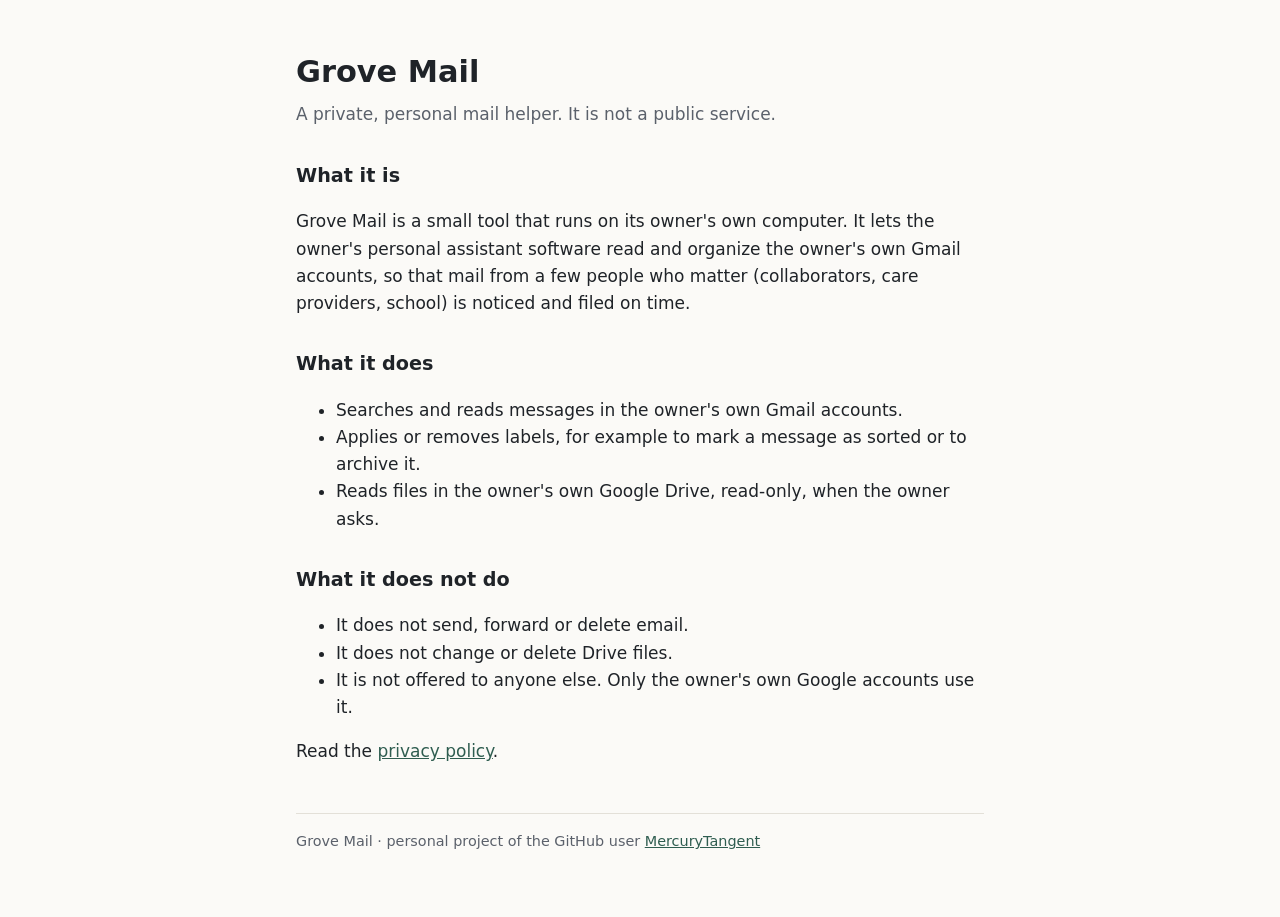
<file: index.html>
<!doctype html>
<html lang="en">
<head>
<meta charset="utf-8">
<meta name="viewport" content="width=device-width, initial-scale=1">
<title>Grove Mail</title>
<link rel="stylesheet" href="style.css">
</head>
<body>
<main>
<h1>Grove Mail</h1>
<p class="sub">A private, personal mail helper. It is not a public service.</p>

<h2>What it is</h2>
<p>Grove Mail is a small tool that runs on its owner's own computer. It lets the owner's personal assistant software read and organize the owner's own Gmail accounts, so that mail from a few people who matter (collaborators, care providers, school) is noticed and filed on time.</p>

<h2>What it does</h2>
<ul>
<li>Searches and reads messages in the owner's own Gmail accounts.</li>
<li>Applies or removes labels, for example to mark a message as sorted or to archive it.</li>
<li>Reads files in the owner's own Google Drive, read-only, when the owner asks.</li>
</ul>

<h2>What it does not do</h2>
<ul>
<li>It does not send, forward or delete email.</li>
<li>It does not change or delete Drive files.</li>
<li>It is not offered to anyone else. Only the owner's own Google accounts use it.</li>
</ul>

<p>Read the <a href="privacy.html">privacy policy</a>.</p>

<footer>Grove Mail · personal project of the GitHub user <a href="https://github.com/MercuryTangent">MercuryTangent</a></footer>
</main>
</body>
</html>
</file>
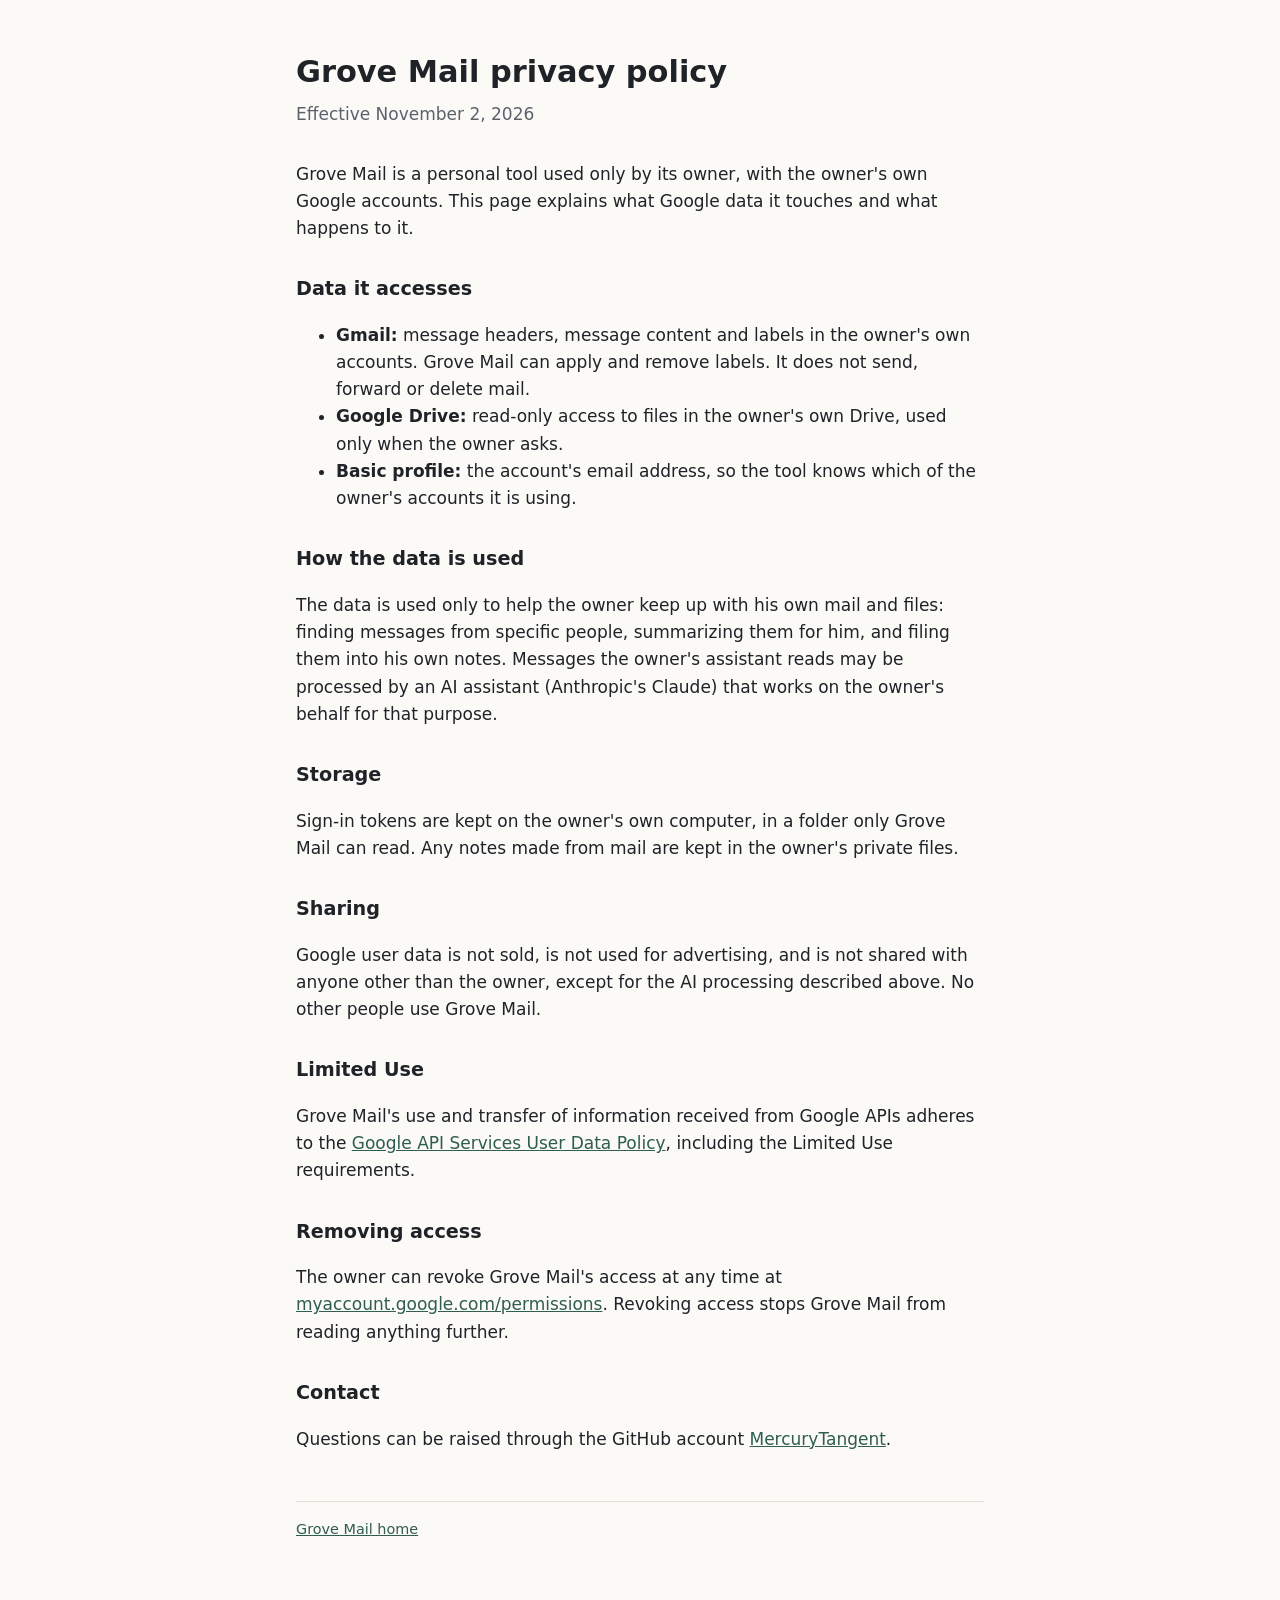
<file: privacy.html>
<!doctype html>
<html lang="en">
<head>
<meta charset="utf-8">
<meta name="viewport" content="width=device-width, initial-scale=1">
<title>Grove Mail Privacy</title>
<link rel="stylesheet" href="style.css">
</head>
<body>
<main>
<h1>Grove Mail privacy policy</h1>
<p class="sub">Effective November 2, 2026</p>

<p>Grove Mail is a personal tool used only by its owner, with the owner's own Google accounts. This page explains what Google data it touches and what happens to it.</p>

<h2>Data it accesses</h2>
<ul>
<li><strong>Gmail:</strong> message headers, message content and labels in the owner's own accounts. Grove Mail can apply and remove labels. It does not send, forward or delete mail.</li>
<li><strong>Google Drive:</strong> read-only access to files in the owner's own Drive, used only when the owner asks.</li>
<li><strong>Basic profile:</strong> the account's email address, so the tool knows which of the owner's accounts it is using.</li>
</ul>

<h2>How the data is used</h2>
<p>The data is used only to help the owner keep up with his own mail and files: finding messages from specific people, summarizing them for him, and filing them into his own notes. Messages the owner's assistant reads may be processed by an AI assistant (Anthropic's Claude) that works on the owner's behalf for that purpose.</p>

<h2>Storage</h2>
<p>Sign-in tokens are kept on the owner's own computer, in a folder only Grove Mail can read. Any notes made from mail are kept in the owner's private files.</p>

<h2>Sharing</h2>
<p>Google user data is not sold, is not used for advertising, and is not shared with anyone other than the owner, except for the AI processing described above. No other people use Grove Mail.</p>

<h2>Limited Use</h2>
<p>Grove Mail's use and transfer of information received from Google APIs adheres to the <a href="https://developers.google.com/terms/api-services-user-data-policy">Google API Services User Data Policy</a>, including the Limited Use requirements.</p>

<h2>Removing access</h2>
<p>The owner can revoke Grove Mail's access at any time at <a href="https://myaccount.google.com/permissions">myaccount.google.com/permissions</a>. Revoking access stops Grove Mail from reading anything further.</p>

<h2>Contact</h2>
<p>Questions can be raised through the GitHub account <a href="https://github.com/MercuryTangent">MercuryTangent</a>.</p>

<footer><a href="index.html">Grove Mail home</a></footer>
</main>
</body>
</html>
</file>
<file: style.css>
:root{--bg:#fbfaf7;--fg:#1f2328;--muted:#5b616b;--accent:#2f5d50;--line:#e3e0d8}
@media (prefers-color-scheme:dark){:root{--bg:#16181b;--fg:#e8e6e1;--muted:#a3a8b0;--accent:#8cc3b0;--line:#2b2f34}}
*{box-sizing:border-box}
body{margin:0;background:var(--bg);color:var(--fg);font:17px/1.6 system-ui,-apple-system,"Segoe UI",Roboto,sans-serif}
main{max-width:720px;margin:0 auto;padding:48px 16px 64px}
h1{font-size:1.9rem;margin:0 0 .3rem}
h2{font-size:1.2rem;margin:2rem 0 .4rem}
p,li{color:var(--fg)}
.sub{color:var(--muted);margin:0 0 2rem}
a{color:var(--accent)}
footer{margin-top:3rem;padding-top:1rem;border-top:1px solid var(--line);color:var(--muted);font-size:.9rem}
</file>
